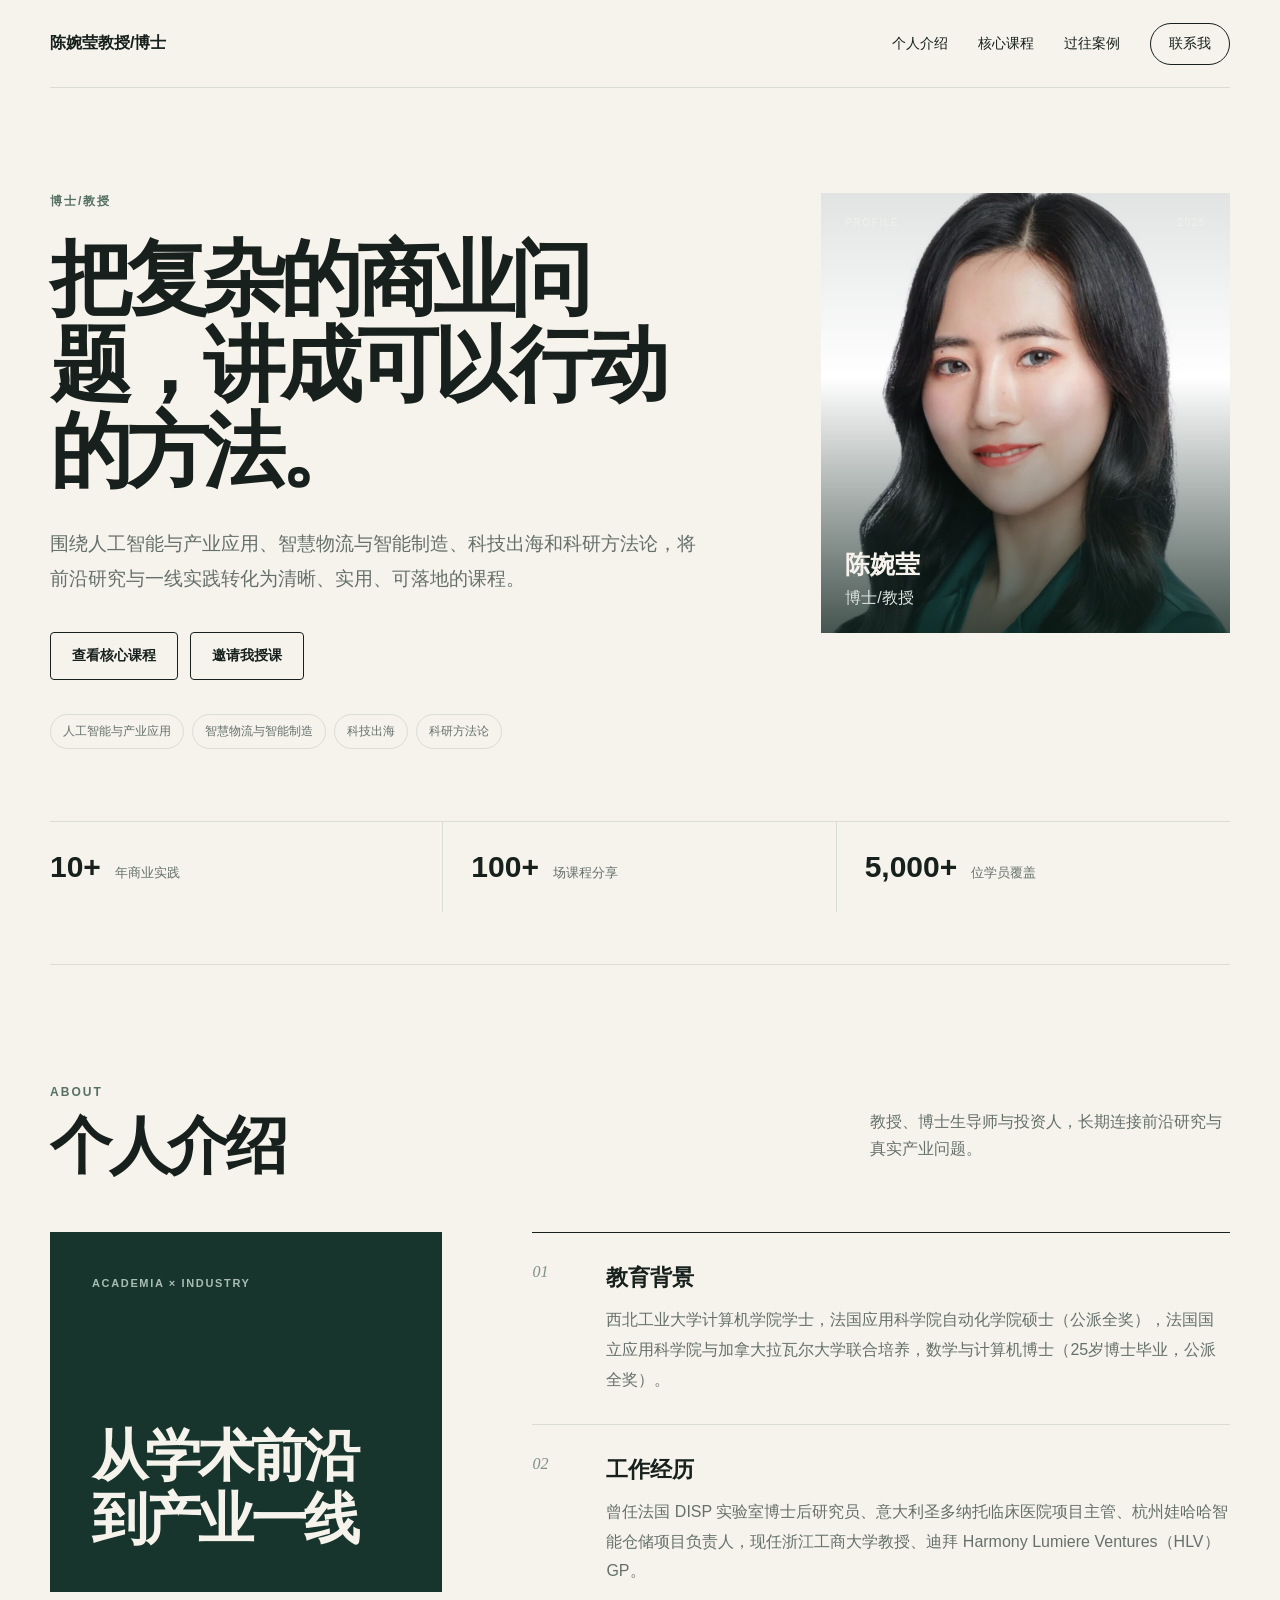
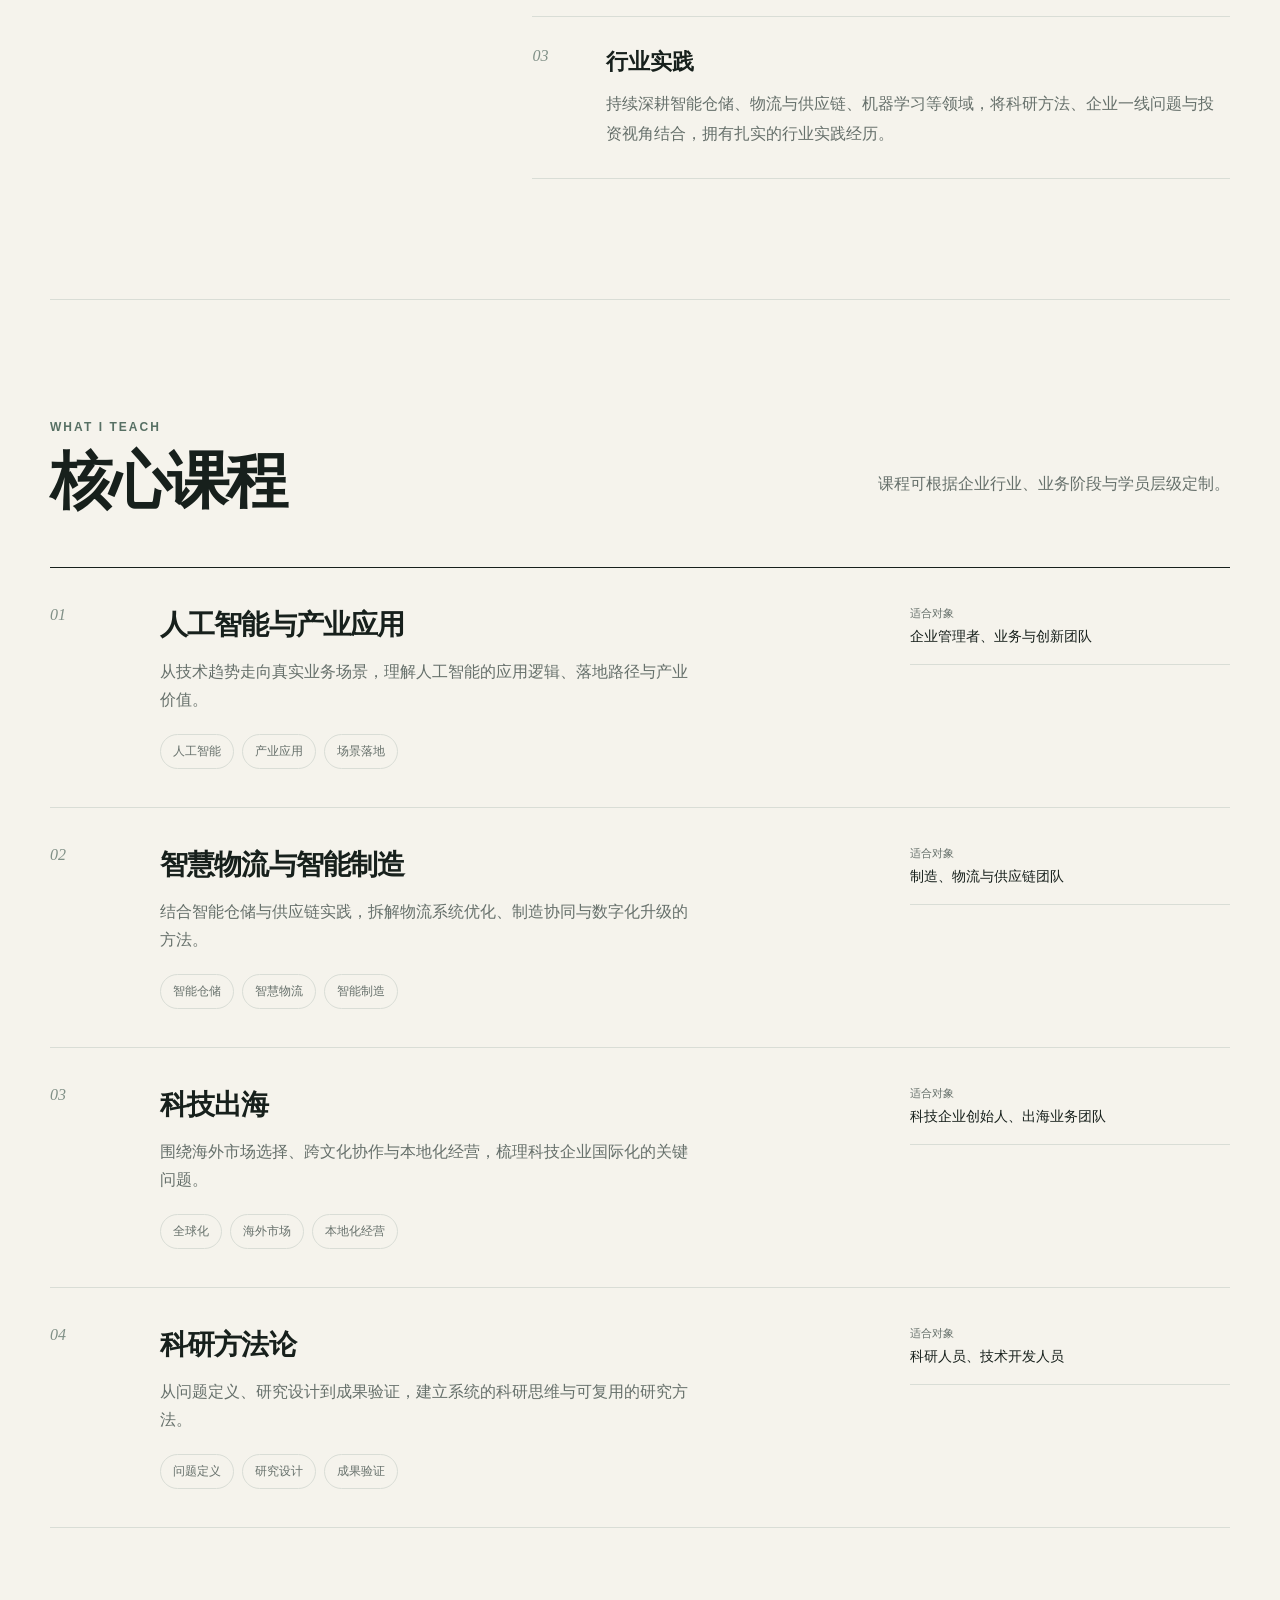
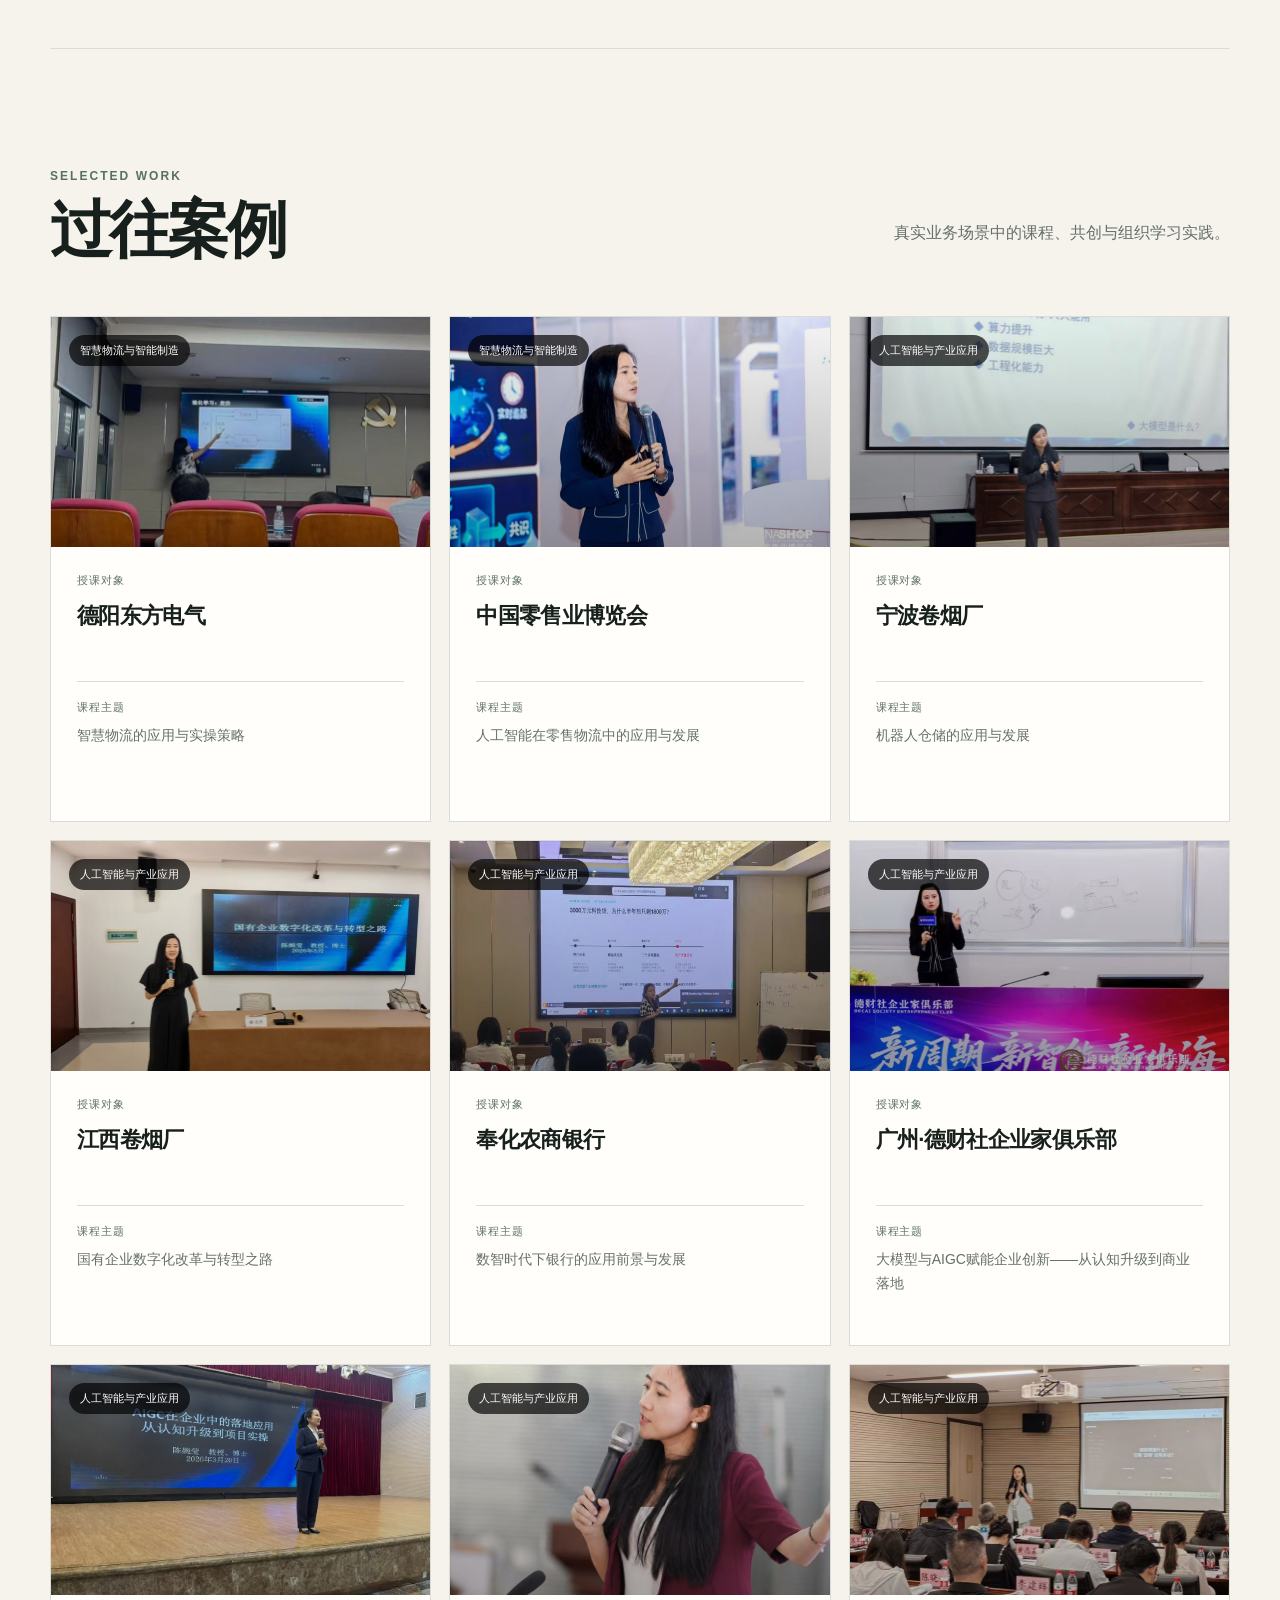
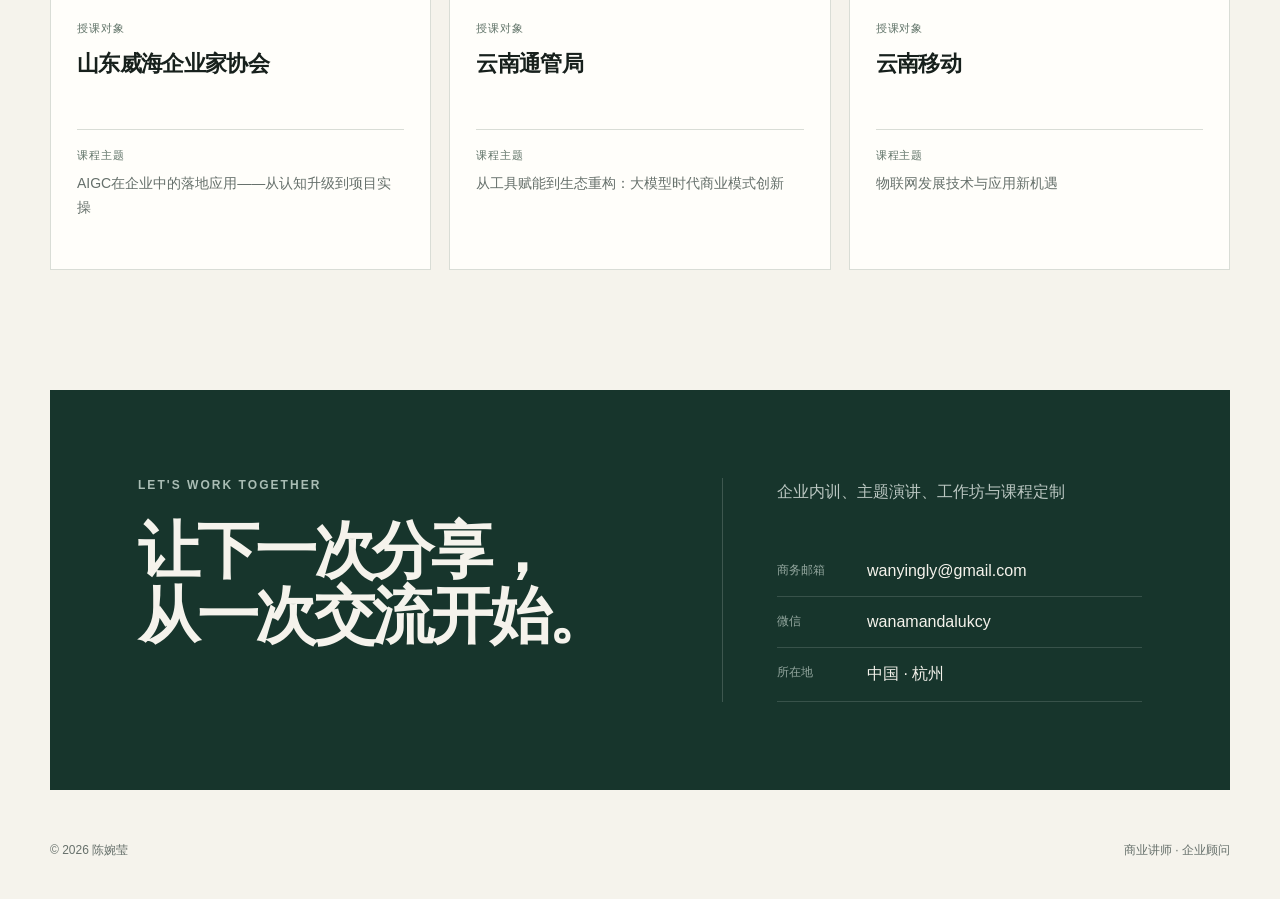
<file: index.html>
<!DOCTYPE html><html lang="zh-CN"><head><meta charSet="utf-8"/><meta name="viewport" content="width=device-width, initial-scale=1"/><link rel="preload" as="image" href="/profile/chen-wanying.jpg"/><link rel="stylesheet" href="/_next/static/chunks/008qdnmzdui0x.css" data-precedence="next"/><link rel="preload" as="script" fetchPriority="low" href="/_next/static/chunks/12aruqaur5huj.js"/><script src="/_next/static/chunks/0_i_z5y45w3ww.js" async=""></script><script src="/_next/static/chunks/11pxbv08d7b0-.js" async=""></script><script src="/_next/static/chunks/turbopack-1mkxt1-dfdjpu.js" async=""></script><script src="/_next/static/chunks/3fntmmi971322.js" async="" crossorigin=""></script><script src="/_next/static/chunks/1nltt5i58uhz8.js" async="" crossorigin=""></script><title>陈婉莹｜商业讲师与企业顾问</title><meta name="description" content="商业战略、组织管理与增长实践课程，为企业提供内训、主题演讲和定制工作坊。"/><script src="/_next/static/chunks/0cz1d0mv5g_q7.js" noModule=""></script></head><body><div hidden=""><!--$--><!--/$--></div><main id="top"><header class="site-header"><a class="brand" href="#top" aria-label="回到首页"><span>陈婉莹教授/博士</span></a><nav aria-label="主导航"><a href="#about">个人介绍</a><a href="#courses">核心课程</a><a href="#cases">过往案例</a><a class="nav-cta" href="#contact">联系我</a></nav></header><section class="hero section-shell"><div class="hero-copy"><p class="eyebrow">博士/教授</p><h1>把复杂的商业问题，讲成可以行动的方法。</h1><p class="hero-intro">围绕人工智能与产业应用、智慧物流与智能制造、科技出海和科研方法论，将前沿研究与一线实践转化为清晰、实用、可落地的课程。</p><div class="hero-actions"><a class="button button-secondary" href="#courses">查看核心课程</a><a class="button button-secondary" href="#contact">邀请我授课</a></div><ul class="tag-list" aria-label="专业领域"><li>人工智能与产业应用</li><li>智慧物流与智能制造</li><li>科技出海</li><li>科研方法论</li></ul></div><div class="portrait-card"><img alt="陈婉莹个人形象照" decoding="async" data-nimg="fill" class="portrait-photo" style="position:absolute;height:100%;width:100%;left:0;top:0;right:0;bottom:0;color:transparent" src="/profile/chen-wanying.jpg"/><div class="portrait-topline"><span>PROFILE</span><span>2026</span></div><div class="portrait-caption"><strong>陈婉莹</strong><p>博士/教授</p></div></div><div class="stats-grid"><div class="stat"><strong>10+</strong><span>年商业实践</span></div><div class="stat"><strong>100+</strong><span>场课程分享</span></div><div class="stat"><strong>5,000+</strong><span>位学员覆盖</span></div></div></section><section class="about-section content-section section-shell" id="about"><div class="section-heading about-heading"><div><p class="eyebrow">ABOUT</p><h2>个人介绍</h2></div><p>教授、博士生导师与投资人，长期连接前沿研究与真实产业问题。</p></div><div class="about-grid"><div class="about-highlight"><p class="about-highlight-label">ACADEMIA × INDUSTRY</p><strong>从学术前沿<br/>到产业一线</strong></div><div class="about-details"><article><span class="about-index">01</span><div><h3>教育背景</h3><p>西北工业大学计算机学院学士，法国应用科学院自动化学院硕士（公派全奖），法国国立应用科学院与加拿大拉瓦尔大学联合培养，数学与计算机博士（25岁博士毕业，公派全奖）。</p></div></article><article><span class="about-index">02</span><div><h3>工作经历</h3><p>曾任法国 DISP 实验室博士后研究员、意大利圣多纳托临床医院项目主管、杭州娃哈哈智能仓储项目负责人，现任浙江工商大学教授、迪拜 Harmony Lumiere Ventures（HLV）GP。</p></div></article><article><span class="about-index">03</span><div><h3>行业实践</h3><p>持续深耕智能仓储、物流与供应链、机器学习等领域，将科研方法、企业一线问题与投资视角结合，拥有扎实的行业实践经历。</p></div></article></div></div></section><section class="content-section section-shell" id="courses"><div class="section-heading"><div><p class="eyebrow">WHAT I TEACH</p><h2>核心课程</h2></div><p>课程可根据企业行业、业务阶段与学员层级定制。</p></div><div class="course-list"><article class="course-card"><span class="course-index">01</span><div class="course-main"><h3>人工智能与产业应用</h3><p>从技术趋势走向真实业务场景，理解人工智能的应用逻辑、落地路径与产业价值。</p><ul class="tag-list compact"><li>人工智能</li><li>产业应用</li><li>场景落地</li></ul></div><dl class="course-meta"><div><dt>适合对象</dt><dd>企业管理者、业务与创新团队</dd></div></dl></article><article class="course-card"><span class="course-index">02</span><div class="course-main"><h3>智慧物流与智能制造</h3><p>结合智能仓储与供应链实践，拆解物流系统优化、制造协同与数字化升级的方法。</p><ul class="tag-list compact"><li>智能仓储</li><li>智慧物流</li><li>智能制造</li></ul></div><dl class="course-meta"><div><dt>适合对象</dt><dd>制造、物流与供应链团队</dd></div></dl></article><article class="course-card"><span class="course-index">03</span><div class="course-main"><h3>科技出海</h3><p>围绕海外市场选择、跨文化协作与本地化经营，梳理科技企业国际化的关键问题。</p><ul class="tag-list compact"><li>全球化</li><li>海外市场</li><li>本地化经营</li></ul></div><dl class="course-meta"><div><dt>适合对象</dt><dd>科技企业创始人、出海业务团队</dd></div></dl></article><article class="course-card"><span class="course-index">04</span><div class="course-main"><h3>科研方法论</h3><p>从问题定义、研究设计到成果验证，建立系统的科研思维与可复用的研究方法。</p><ul class="tag-list compact"><li>问题定义</li><li>研究设计</li><li>成果验证</li></ul></div><dl class="course-meta"><div><dt>适合对象</dt><dd>科研人员、技术开发人员</dd></div></dl></article></div></section><section class="content-section section-shell" id="cases"><div class="section-heading"><div><p class="eyebrow">SELECTED WORK</p><h2>过往案例</h2></div><p>真实业务场景中的课程、共创与组织学习实践。</p></div><div class="case-grid"><article class="case-card"><div class="case-visual"><img alt="德阳东方电气授课现场" loading="lazy" decoding="async" data-nimg="fill" style="position:absolute;height:100%;width:100%;left:0;top:0;right:0;bottom:0;color:transparent" src="/cases/dongfang-smart-logistics.jpeg"/><span>智慧物流与智能制造</span></div><div class="case-content"><p class="case-client">授课对象</p><h3>德阳东方电气</h3><div class="case-course"><span>课程主题</span><p>智慧物流的应用与实操策略</p></div></div></article><article class="case-card"><div class="case-visual"><img alt="中国零售业博览会授课现场" loading="lazy" decoding="async" data-nimg="fill" style="position:absolute;height:100%;width:100%;left:0;top:0;right:0;bottom:0;color:transparent" src="/cases/retail-ai-logistics.jpeg"/><span>智慧物流与智能制造</span></div><div class="case-content"><p class="case-client">授课对象</p><h3>中国零售业博览会</h3><div class="case-course"><span>课程主题</span><p>人工智能在零售物流中的应用与发展</p></div></div></article><article class="case-card"><div class="case-visual"><img alt="宁波卷烟厂授课现场" loading="lazy" decoding="async" data-nimg="fill" style="position:absolute;height:100%;width:100%;left:0;top:0;right:0;bottom:0;color:transparent" src="/cases/jiangxi-digital-2.jpeg"/><span>人工智能与产业应用</span></div><div class="case-content"><p class="case-client">授课对象</p><h3>宁波卷烟厂</h3><div class="case-course"><span>课程主题</span><p>机器人仓储的应用与发展</p></div></div></article><article class="case-card"><div class="case-visual"><img alt="江西卷烟厂授课现场" loading="lazy" decoding="async" data-nimg="fill" style="position:absolute;height:100%;width:100%;left:0;top:0;right:0;bottom:0;color:transparent" src="/cases/jiangxi-digital-1.jpeg"/><span>人工智能与产业应用</span></div><div class="case-content"><p class="case-client">授课对象</p><h3>江西卷烟厂</h3><div class="case-course"><span>课程主题</span><p>国有企业数字化改革与转型之路</p></div></div></article><article class="case-card"><div class="case-visual"><img alt="奉化农商银行授课现场" loading="lazy" decoding="async" data-nimg="fill" style="position:absolute;height:100%;width:100%;left:0;top:0;right:0;bottom:0;color:transparent" src="/cases/fenghua-bank.jpeg"/><span>人工智能与产业应用</span></div><div class="case-content"><p class="case-client">授课对象</p><h3>奉化农商银行</h3><div class="case-course"><span>课程主题</span><p>数智时代下银行的应用前景与发展</p></div></div></article><article class="case-card"><div class="case-visual"><img alt="广州·德财社企业家俱乐部授课现场" loading="lazy" decoding="async" data-nimg="fill" style="position:absolute;height:100%;width:100%;left:0;top:0;right:0;bottom:0;color:transparent" src="/cases/decaiclub-aigc.jpeg"/><span>人工智能与产业应用</span></div><div class="case-content"><p class="case-client">授课对象</p><h3>广州·德财社企业家俱乐部</h3><div class="case-course"><span>课程主题</span><p>大模型与AIGC赋能企业创新——从认知升级到商业落地</p></div></div></article><article class="case-card"><div class="case-visual"><img alt="山东威海企业家协会授课现场" loading="lazy" decoding="async" data-nimg="fill" style="position:absolute;height:100%;width:100%;left:0;top:0;right:0;bottom:0;color:transparent" src="/cases/weihai-aigc.jpeg"/><span>人工智能与产业应用</span></div><div class="case-content"><p class="case-client">授课对象</p><h3>山东威海企业家协会</h3><div class="case-course"><span>课程主题</span><p>AIGC在企业中的落地应用——从认知升级到项目实操</p></div></div></article><article class="case-card"><div class="case-visual"><img alt="云南通管局授课现场" loading="lazy" decoding="async" data-nimg="fill" style="position:absolute;height:100%;width:100%;left:0;top:0;right:0;bottom:0;object-position:center 36%;color:transparent" src="/cases/yunnan-business-model.jpeg"/><span>人工智能与产业应用</span></div><div class="case-content"><p class="case-client">授课对象</p><h3>云南通管局</h3><div class="case-course"><span>课程主题</span><p>从工具赋能到生态重构：大模型时代商业模式创新</p></div></div></article><article class="case-card"><div class="case-visual"><img alt="云南移动授课现场" loading="lazy" decoding="async" data-nimg="fill" style="position:absolute;height:100%;width:100%;left:0;top:0;right:0;bottom:0;color:transparent" src="/cases/yunnan-mobile-iot.jpeg"/><span>人工智能与产业应用</span></div><div class="case-content"><p class="case-client">授课对象</p><h3>云南移动</h3><div class="case-course"><span>课程主题</span><p>物联网发展技术与应用新机遇</p></div></div></article></div></section><section class="contact-section section-shell" id="contact"><div><p class="eyebrow light">LET&#x27;S WORK TOGETHER</p><h2>让下一次分享，<br/>从一次交流开始。</h2></div><div class="contact-panel"><p>企业内训、主题演讲、工作坊与课程定制</p><dl><div><dt>商务邮箱</dt><dd><a href="mailto:wanyingly@gmail.com">wanyingly@gmail.com</a></dd></div><div><dt>微信</dt><dd>wanamandalukcy</dd></div><div><dt>所在地</dt><dd>中国 · 杭州</dd></div></dl></div></section><footer class="footer section-shell"><span>© 2026 陈婉莹</span><span>商业讲师 · 企业顾问</span></footer></main><!--$--><!--/$--><script src="/_next/static/chunks/12aruqaur5huj.js" id="_R_" async=""></script><script>(self.__next_f=self.__next_f||[]).push([0])</script><script>self.__next_f.push([1,"1:\"$Sreact.fragment\"\n2:I[39756,[\"/_next/static/chunks/3fntmmi971322.js\"],\"default\"]\n3:I[37457,[\"/_next/static/chunks/3fntmmi971322.js\"],\"default\"]\n4:I[5500,[\"/_next/static/chunks/3fntmmi971322.js\",\"/_next/static/chunks/1nltt5i58uhz8.js\"],\"Image\"]\nf:I[68027,[\"/_next/static/chunks/3fntmmi971322.js\"],\"default\",1]\n:HL[\"/_next/static/chunks/008qdnmzdui0x.css\",\"style\"]\n"])</script><script>self.__next_f.push([1,"0:{\"P\":null,\"c\":[\"\",\"\"],\"q\":\"\",\"i\":false,\"f\":[[[\"\",{\"children\":[\"__PAGE__\",{},\"$undefined\",\"$undefined\",4608]},\"$undefined\",\"$undefined\",4624],[[\"$\",\"$1\",\"c\",{\"children\":[[[\"$\",\"link\",\"0\",{\"rel\":\"stylesheet\",\"href\":\"/_next/static/chunks/008qdnmzdui0x.css\",\"precedence\":\"next\",\"crossOrigin\":\"$undefined\",\"nonce\":\"$undefined\"}],[\"$\",\"script\",\"script-0\",{\"src\":\"/_next/static/chunks/3fntmmi971322.js\",\"async\":true,\"nonce\":\"$undefined\"}]],[\"$\",\"html\",null,{\"lang\":\"zh-CN\",\"children\":[\"$\",\"body\",null,{\"children\":[\"$\",\"$L2\",null,{\"parallelRouterKey\":\"children\",\"error\":\"$undefined\",\"errorStyles\":\"$undefined\",\"errorScripts\":\"$undefined\",\"template\":[\"$\",\"$L3\",null,{}],\"templateStyles\":\"$undefined\",\"templateScripts\":\"$undefined\",\"notFound\":[[[\"$\",\"title\",null,{\"children\":\"404: This page could not be found.\"}],[\"$\",\"div\",null,{\"style\":{\"fontFamily\":\"system-ui,\\\"Segoe UI\\\",Roboto,Helvetica,Arial,sans-serif,\\\"Apple Color Emoji\\\",\\\"Segoe UI Emoji\\\"\",\"height\":\"100vh\",\"textAlign\":\"center\",\"display\":\"flex\",\"flexDirection\":\"column\",\"alignItems\":\"center\",\"justifyContent\":\"center\"},\"children\":[\"$\",\"div\",null,{\"children\":[[\"$\",\"style\",null,{\"dangerouslySetInnerHTML\":{\"__html\":\"body{color:#000;background:#fff;margin:0}.next-error-h1{border-right:1px solid rgba(0,0,0,.3)}@media (prefers-color-scheme:dark){body{color:#fff;background:#000}.next-error-h1{border-right:1px solid rgba(255,255,255,.3)}}\"}}],[\"$\",\"h1\",null,{\"className\":\"next-error-h1\",\"style\":{\"display\":\"inline-block\",\"margin\":\"0 20px 0 0\",\"padding\":\"0 23px 0 0\",\"fontSize\":24,\"fontWeight\":500,\"verticalAlign\":\"top\",\"lineHeight\":\"49px\"},\"children\":404}],[\"$\",\"div\",null,{\"style\":{\"display\":\"inline-block\"},\"children\":[\"$\",\"h2\",null,{\"style\":{\"fontSize\":14,\"fontWeight\":400,\"lineHeight\":\"49px\",\"margin\":0},\"children\":\"This page could not be found.\"}]}]]}]}]],[]],\"forbidden\":\"$undefined\",\"unauthorized\":\"$undefined\"}]}]}]]}],{\"children\":[[\"$\",\"$1\",\"c\",{\"children\":[[\"$\",\"main\",null,{\"id\":\"top\",\"children\":[[\"$\",\"header\",null,{\"className\":\"site-header\",\"children\":[[\"$\",\"a\",null,{\"className\":\"brand\",\"href\":\"#top\",\"aria-label\":\"回到首页\",\"children\":[\"$\",\"span\",null,{\"children\":\"陈婉莹教授/博士\"}]}],[\"$\",\"nav\",null,{\"aria-label\":\"主导航\",\"children\":[[\"$\",\"a\",null,{\"href\":\"#about\",\"children\":\"个人介绍\"}],[\"$\",\"a\",null,{\"href\":\"#courses\",\"children\":\"核心课程\"}],[\"$\",\"a\",null,{\"href\":\"#cases\",\"children\":\"过往案例\"}],[\"$\",\"a\",null,{\"className\":\"nav-cta\",\"href\":\"#contact\",\"children\":\"联系我\"}]]}]]}],[\"$\",\"section\",null,{\"className\":\"hero section-shell\",\"children\":[[\"$\",\"div\",null,{\"className\":\"hero-copy\",\"children\":[[\"$\",\"p\",null,{\"className\":\"eyebrow\",\"children\":\"博士/教授\"}],[\"$\",\"h1\",null,{\"children\":\"把复杂的商业问题，讲成可以行动的方法。\"}],[\"$\",\"p\",null,{\"className\":\"hero-intro\",\"children\":\"围绕人工智能与产业应用、智慧物流与智能制造、科技出海和科研方法论，将前沿研究与一线实践转化为清晰、实用、可落地的课程。\"}],[\"$\",\"div\",null,{\"className\":\"hero-actions\",\"children\":[[\"$\",\"a\",null,{\"className\":\"button button-secondary\",\"href\":\"#courses\",\"children\":\"查看核心课程\"}],[\"$\",\"a\",null,{\"className\":\"button button-secondary\",\"href\":\"#contact\",\"children\":\"邀请我授课\"}]]}],[\"$\",\"ul\",null,{\"className\":\"tag-list\",\"aria-label\":\"专业领域\",\"children\":[[\"$\",\"li\",\"人工智能与产业应用\",{\"children\":\"人工智能与产业应用\"}],[\"$\",\"li\",\"智慧物流与智能制造\",{\"children\":\"智慧物流与智能制造\"}],[\"$\",\"li\",\"科技出海\",{\"children\":\"科技出海\"}],[\"$\",\"li\",\"科研方法论\",{\"children\":\"科研方法论\"}]]}]]}],[\"$\",\"div\",null,{\"className\":\"portrait-card\",\"children\":[[\"$\",\"$L4\",null,{\"className\":\"portrait-photo\",\"src\":\"/profile/chen-wanying.jpg\",\"alt\":\"陈婉莹个人形象照\",\"fill\":true,\"priority\":true,\"sizes\":\"(max-width: 820px) calc(100vw - 32px), 34vw\"}],[\"$\",\"div\",null,{\"className\":\"portrait-topline\",\"children\":[[\"$\",\"span\",null,{\"children\":\"PROFILE\"}],[\"$\",\"span\",null,{\"children\":\"2026\"}]]}],[\"$\",\"div\",null,{\"className\":\"portrait-caption\",\"children\":[[\"$\",\"strong\",null,{\"children\":\"陈婉莹\"}],[\"$\",\"p\",null,{\"children\":\"博士/教授\"}]]}]]}],[\"$\",\"div\",null,{\"className\":\"stats-grid\",\"children\":[[\"$\",\"div\",\"年商业实践\",{\"className\":\"stat\",\"children\":[[\"$\",\"strong\",null,{\"children\":\"10+\"}],[\"$\",\"span\",null,{\"children\":\"年商业实践\"}]]}],[\"$\",\"div\",\"场课程分享\",{\"className\":\"stat\",\"children\":[[\"$\",\"strong\",null,{\"children\":\"100+\"}],[\"$\",\"span\",null,{\"children\":\"场课程分享\"}]]}],[\"$\",\"div\",\"位学员覆盖\",{\"className\":\"stat\",\"children\":[[\"$\",\"strong\",null,{\"children\":\"5,000+\"}],[\"$\",\"span\",null,{\"children\":\"位学员覆盖\"}]]}]]}]]}],[\"$\",\"section\",null,{\"className\":\"about-section content-section section-shell\",\"id\":\"about\",\"children\":[[\"$\",\"div\",null,{\"className\":\"section-heading about-heading\",\"children\":[[\"$\",\"div\",null,{\"children\":[[\"$\",\"p\",null,{\"className\":\"eyebrow\",\"children\":\"ABOUT\"}],[\"$\",\"h2\",null,{\"children\":\"个人介绍\"}]]}],[\"$\",\"p\",null,{\"children\":\"教授、博士生导师与投资人，长期连接前沿研究与真实产业问题。\"}]]}],[\"$\",\"div\",null,{\"className\":\"about-grid\",\"children\":[[\"$\",\"div\",null,{\"className\":\"about-highlight\",\"children\":[[\"$\",\"p\",null,{\"className\":\"about-highlight-label\",\"children\":\"ACADEMIA × INDUSTRY\"}],[\"$\",\"strong\",null,{\"children\":[\"从学术前沿\",[\"$\",\"br\",null,{}],\"到产业一线\"]}]]}],[\"$\",\"div\",null,{\"className\":\"about-details\",\"children\":[[\"$\",\"article\",null,{\"children\":[[\"$\",\"span\",null,{\"className\":\"about-index\",\"children\":\"01\"}],\"$L5\"]}],\"$L6\",\"$L7\"]}]]}]]}],\"$L8\",\"$L9\",\"$La\",\"$Lb\"]}],[\"$Lc\"],\"$Ld\"]}],{},null,false,null]},null,false,null],\"$Le\",false]],\"m\":\"$undefined\",\"G\":[\"$f\",[\"$L10\"]],\"S\":true,\"h\":null,\"r\":\"$undefined\",\"s\":\"$undefined\",\"a\":\"$undefined\",\"l\":\"$undefined\",\"p\":\"$undefined\",\"d\":\"$undefined\",\"b\":\"PRlnsNmxypy9J57UWxKHM\"}\n"])</script><script>self.__next_f.push([1,"15:I[97367,[\"/_next/static/chunks/3fntmmi971322.js\"],\"OutletBoundary\"]\n16:\"$Sreact.suspense\"\n18:I[97367,[\"/_next/static/chunks/3fntmmi971322.js\"],\"ViewportBoundary\"]\n1a:I[97367,[\"/_next/static/chunks/3fntmmi971322.js\"],\"MetadataBoundary\"]\n5:[\"$\",\"div\",null,{\"children\":[[\"$\",\"h3\",null,{\"children\":\"教育背景\"}],[\"$\",\"p\",null,{\"children\":\"西北工业大学计算机学院学士，法国应用科学院自动化学院硕士（公派全奖），法国国立应用科学院与加拿大拉瓦尔大学联合培养，数学与计算机博士（25岁博士毕业，公派全奖）。\"}]]}]\n6:[\"$\",\"article\",null,{\"children\":[[\"$\",\"span\",null,{\"className\":\"about-index\",\"children\":\"02\"}],[\"$\",\"div\",null,{\"children\":[[\"$\",\"h3\",null,{\"children\":\"工作经历\"}],[\"$\",\"p\",null,{\"children\":\"曾任法国 DISP 实验室博士后研究员、意大利圣多纳托临床医院项目主管、杭州娃哈哈智能仓储项目负责人，现任浙江工商大学教授、迪拜 Harmony Lumiere Ventures（HLV）GP。\"}]]}]]}]\n7:[\"$\",\"article\",null,{\"children\":[[\"$\",\"span\",null,{\"className\":\"about-index\",\"children\":\"03\"}],[\"$\",\"div\",null,{\"children\":[[\"$\",\"h3\",null,{\"children\":\"行业实践\"}],[\"$\",\"p\",null,{\"children\":\"持续深耕智能仓储、物流与供应链、机器学习等领域，将科研方法、企业一线问题与投资视角结合，拥有扎实的行业实践经历。\"}]]}]]}]\n"])</script><script>self.__next_f.push([1,"8:[\"$\",\"section\",null,{\"className\":\"content-section section-shell\",\"id\":\"courses\",\"children\":[[\"$\",\"div\",null,{\"className\":\"section-heading\",\"children\":[[\"$\",\"div\",null,{\"children\":[[\"$\",\"p\",null,{\"className\":\"eyebrow\",\"children\":\"WHAT I TEACH\"}],[\"$\",\"h2\",null,{\"children\":\"核心课程\"}]]}],[\"$\",\"p\",null,{\"children\":\"课程可根据企业行业、业务阶段与学员层级定制。\"}]]}],[\"$\",\"div\",null,{\"className\":\"course-list\",\"children\":[[\"$\",\"article\",\"ai-industry\",{\"className\":\"course-card\",\"children\":[[\"$\",\"span\",null,{\"className\":\"course-index\",\"children\":\"01\"}],[\"$\",\"div\",null,{\"className\":\"course-main\",\"children\":[[\"$\",\"h3\",null,{\"children\":\"人工智能与产业应用\"}],[\"$\",\"p\",null,{\"children\":\"从技术趋势走向真实业务场景，理解人工智能的应用逻辑、落地路径与产业价值。\"}],[\"$\",\"ul\",null,{\"className\":\"tag-list compact\",\"children\":[[\"$\",\"li\",\"人工智能\",{\"children\":\"人工智能\"}],[\"$\",\"li\",\"产业应用\",{\"children\":\"产业应用\"}],[\"$\",\"li\",\"场景落地\",{\"children\":\"场景落地\"}]]}]]}],[\"$\",\"dl\",null,{\"className\":\"course-meta\",\"children\":[\"$\",\"div\",null,{\"children\":[[\"$\",\"dt\",null,{\"children\":\"适合对象\"}],[\"$\",\"dd\",null,{\"children\":\"企业管理者、业务与创新团队\"}]]}]}]]}],[\"$\",\"article\",\"smart-logistics\",{\"className\":\"course-card\",\"children\":[[\"$\",\"span\",null,{\"className\":\"course-index\",\"children\":\"02\"}],[\"$\",\"div\",null,{\"className\":\"course-main\",\"children\":[[\"$\",\"h3\",null,{\"children\":\"智慧物流与智能制造\"}],[\"$\",\"p\",null,{\"children\":\"结合智能仓储与供应链实践，拆解物流系统优化、制造协同与数字化升级的方法。\"}],[\"$\",\"ul\",null,{\"className\":\"tag-list compact\",\"children\":[[\"$\",\"li\",\"智能仓储\",{\"children\":\"智能仓储\"}],[\"$\",\"li\",\"智慧物流\",{\"children\":\"智慧物流\"}],[\"$\",\"li\",\"智能制造\",{\"children\":\"智能制造\"}]]}]]}],[\"$\",\"dl\",null,{\"className\":\"course-meta\",\"children\":[\"$\",\"div\",null,{\"children\":[[\"$\",\"dt\",null,{\"children\":\"适合对象\"}],[\"$\",\"dd\",null,{\"children\":\"制造、物流与供应链团队\"}]]}]}]]}],[\"$\",\"article\",\"global-expansion\",{\"className\":\"course-card\",\"children\":[[\"$\",\"span\",null,{\"className\":\"course-index\",\"children\":\"03\"}],[\"$\",\"div\",null,{\"className\":\"course-main\",\"children\":[[\"$\",\"h3\",null,{\"children\":\"科技出海\"}],[\"$\",\"p\",null,{\"children\":\"围绕海外市场选择、跨文化协作与本地化经营，梳理科技企业国际化的关键问题。\"}],[\"$\",\"ul\",null,{\"className\":\"tag-list compact\",\"children\":[[\"$\",\"li\",\"全球化\",{\"children\":\"全球化\"}],[\"$\",\"li\",\"海外市场\",{\"children\":\"海外市场\"}],[\"$\",\"li\",\"本地化经营\",{\"children\":\"本地化经营\"}]]}]]}],[\"$\",\"dl\",null,{\"className\":\"course-meta\",\"children\":[\"$\",\"div\",null,{\"children\":[[\"$\",\"dt\",null,{\"children\":\"适合对象\"}],[\"$\",\"dd\",null,{\"children\":\"科技企业创始人、出海业务团队\"}]]}]}]]}],[\"$\",\"article\",\"research-methodology\",{\"className\":\"course-card\",\"children\":[[\"$\",\"span\",null,{\"className\":\"course-index\",\"children\":\"04\"}],[\"$\",\"div\",null,{\"className\":\"course-main\",\"children\":[[\"$\",\"h3\",null,{\"children\":\"科研方法论\"}],[\"$\",\"p\",null,{\"children\":\"从问题定义、研究设计到成果验证，建立系统的科研思维与可复用的研究方法。\"}],[\"$\",\"ul\",null,{\"className\":\"tag-list compact\",\"children\":[[\"$\",\"li\",\"问题定义\",{\"children\":\"问题定义\"}],[\"$\",\"li\",\"研究设计\",{\"children\":\"研究设计\"}],[\"$\",\"li\",\"成果验证\",{\"children\":\"成果验证\"}]]}]]}],[\"$\",\"dl\",null,{\"className\":\"course-meta\",\"children\":[\"$\",\"div\",null,{\"children\":[[\"$\",\"dt\",null,{\"children\":\"适合对象\"}],[\"$\",\"dd\",null,{\"children\":\"科研人员、技术开发人员\"}]]}]}]]}]]}]]}]\n"])</script><script>self.__next_f.push([1,"9:[\"$\",\"section\",null,{\"className\":\"content-section section-shell\",\"id\":\"cases\",\"children\":[[\"$\",\"div\",null,{\"className\":\"section-heading\",\"children\":[[\"$\",\"div\",null,{\"children\":[[\"$\",\"p\",null,{\"className\":\"eyebrow\",\"children\":\"SELECTED WORK\"}],[\"$\",\"h2\",null,{\"children\":\"过往案例\"}]]}],[\"$\",\"p\",null,{\"children\":\"真实业务场景中的课程、共创与组织学习实践。\"}]]}],[\"$\",\"div\",null,{\"className\":\"case-grid\",\"children\":[[\"$\",\"article\",\"dongfang-smart-logistics\",{\"className\":\"case-card\",\"children\":[[\"$\",\"div\",null,{\"className\":\"case-visual\",\"children\":[[\"$\",\"$L4\",null,{\"src\":\"/cases/dongfang-smart-logistics.jpeg\",\"alt\":\"德阳东方电气授课现场\",\"fill\":true,\"sizes\":\"(max-width: 820px) 100vw, 33vw\",\"style\":{\"objectPosition\":\"$undefined\"}}],[\"$\",\"span\",null,{\"children\":\"智慧物流与智能制造\"}]]}],[\"$\",\"div\",null,{\"className\":\"case-content\",\"children\":[[\"$\",\"p\",null,{\"className\":\"case-client\",\"children\":\"授课对象\"}],[\"$\",\"h3\",null,{\"children\":\"德阳东方电气\"}],[\"$\",\"div\",null,{\"className\":\"case-course\",\"children\":[[\"$\",\"span\",null,{\"children\":\"课程主题\"}],[\"$\",\"p\",null,{\"children\":\"智慧物流的应用与实操策略\"}]]}]]}]]}],[\"$\",\"article\",\"retail-ai-logistics\",{\"className\":\"case-card\",\"children\":[[\"$\",\"div\",null,{\"className\":\"case-visual\",\"children\":[[\"$\",\"$L4\",null,{\"src\":\"/cases/retail-ai-logistics.jpeg\",\"alt\":\"中国零售业博览会授课现场\",\"fill\":true,\"sizes\":\"(max-width: 820px) 100vw, 33vw\",\"style\":{\"objectPosition\":\"$undefined\"}}],[\"$\",\"span\",null,{\"children\":\"智慧物流与智能制造\"}]]}],[\"$\",\"div\",null,{\"className\":\"case-content\",\"children\":[[\"$\",\"p\",null,{\"className\":\"case-client\",\"children\":\"授课对象\"}],[\"$\",\"h3\",null,{\"children\":\"中国零售业博览会\"}],[\"$\",\"div\",null,{\"className\":\"case-course\",\"children\":[[\"$\",\"span\",null,{\"children\":\"课程主题\"}],[\"$\",\"p\",null,{\"children\":\"人工智能在零售物流中的应用与发展\"}]]}]]}]]}],[\"$\",\"article\",\"ningbo-robot-warehouse\",{\"className\":\"case-card\",\"children\":[[\"$\",\"div\",null,{\"className\":\"case-visual\",\"children\":[[\"$\",\"$L4\",null,{\"src\":\"/cases/jiangxi-digital-2.jpeg\",\"alt\":\"宁波卷烟厂授课现场\",\"fill\":true,\"sizes\":\"(max-width: 820px) 100vw, 33vw\",\"style\":{\"objectPosition\":\"$undefined\"}}],[\"$\",\"span\",null,{\"children\":\"人工智能与产业应用\"}]]}],[\"$\",\"div\",null,{\"className\":\"case-content\",\"children\":[[\"$\",\"p\",null,{\"className\":\"case-client\",\"children\":\"授课对象\"}],[\"$\",\"h3\",null,{\"children\":\"宁波卷烟厂\"}],[\"$\",\"div\",null,{\"className\":\"case-course\",\"children\":[[\"$\",\"span\",null,{\"children\":\"课程主题\"}],[\"$\",\"p\",null,{\"children\":\"机器人仓储的应用与发展\"}]]}]]}]]}],[\"$\",\"article\",\"jiangxi-digital-2\",{\"className\":\"case-card\",\"children\":[[\"$\",\"div\",null,{\"className\":\"case-visual\",\"children\":[[\"$\",\"$L4\",null,{\"src\":\"/cases/jiangxi-digital-1.jpeg\",\"alt\":\"江西卷烟厂授课现场\",\"fill\":true,\"sizes\":\"(max-width: 820px) 100vw, 33vw\",\"style\":{\"objectPosition\":\"$undefined\"}}],[\"$\",\"span\",null,{\"children\":\"人工智能与产业应用\"}]]}],[\"$\",\"div\",null,{\"className\":\"case-content\",\"children\":[[\"$\",\"p\",null,{\"className\":\"case-client\",\"children\":\"授课对象\"}],[\"$\",\"h3\",null,{\"children\":\"江西卷烟厂\"}],[\"$\",\"div\",null,{\"className\":\"case-course\",\"children\":[[\"$\",\"span\",null,{\"children\":\"课程主题\"}],[\"$\",\"p\",null,{\"children\":\"国有企业数字化改革与转型之路\"}]]}]]}]]}],[\"$\",\"article\",\"fenghua-bank\",{\"className\":\"case-card\",\"children\":[[\"$\",\"div\",null,{\"className\":\"case-visual\",\"children\":[[\"$\",\"$L4\",null,{\"src\":\"/cases/fenghua-bank.jpeg\",\"alt\":\"奉化农商银行授课现场\",\"fill\":true,\"sizes\":\"(max-width: 820px) 100vw, 33vw\",\"style\":{\"objectPosition\":\"$undefined\"}}],[\"$\",\"span\",null,{\"children\":\"人工智能与产业应用\"}]]}],[\"$\",\"div\",null,{\"className\":\"case-content\",\"children\":[[\"$\",\"p\",null,{\"className\":\"case-client\",\"children\":\"授课对象\"}],[\"$\",\"h3\",null,{\"children\":\"奉化农商银行\"}],[\"$\",\"div\",null,{\"className\":\"case-course\",\"children\":[[\"$\",\"span\",null,{\"children\":\"课程主题\"}],[\"$\",\"p\",null,{\"children\":\"数智时代下银行的应用前景与发展\"}]]}]]}]]}],[\"$\",\"article\",\"decaiclub-aigc\",{\"className\":\"case-card\",\"children\":[[\"$\",\"div\",null,{\"className\":\"case-visual\",\"children\":[[\"$\",\"$L4\",null,{\"src\":\"/cases/decaiclub-aigc.jpeg\",\"alt\":\"广州·德财社企业家俱乐部授课现场\",\"fill\":true,\"sizes\":\"(max-width: 820px) 100vw, 33vw\",\"style\":{\"objectPosition\":\"$undefined\"}}],[\"$\",\"span\",null,{\"children\":\"人工智能与产业应用\"}]]}],[\"$\",\"div\",null,{\"className\":\"case-content\",\"children\":[[\"$\",\"p\",null,{\"className\":\"case-client\",\"children\":\"授课对象\"}],[\"$\",\"h3\",null,{\"children\":\"广州·德财社企业家俱乐部\"}],[\"$\",\"div\",null,{\"className\":\"case-course\",\"children\":[[\"$\",\"span\",null,{\"children\":\"课程主题\"}],[\"$\",\"p\",null,{\"children\":\"大模型与AIGC赋能企业创新——从认知升级到商业落地\"}]]}]]}]]}],[\"$\",\"article\",\"weihai-aigc\",{\"className\":\"case-card\",\"children\":[[\"$\",\"div\",null,{\"className\":\"case-visual\",\"children\":[[\"$\",\"$L4\",null,{\"src\":\"/cases/weihai-aigc.jpeg\",\"alt\":\"山东威海企业家协会授课现场\",\"fill\":true,\"sizes\":\"(max-width: 820px) 100vw, 33vw\",\"style\":{\"objectPosition\":\"$undefined\"}}],[\"$\",\"span\",null,{\"children\":\"人工智能与产业应用\"}]]}],[\"$\",\"div\",null,{\"className\":\"case-content\",\"children\":[[\"$\",\"p\",null,{\"className\":\"case-client\",\"children\":\"授课对象\"}],[\"$\",\"h3\",null,{\"children\":\"山东威海企业家协会\"}],[\"$\",\"div\",null,{\"className\":\"case-course\",\"children\":[[\"$\",\"span\",null,{\"children\":\"课程主题\"}],[\"$\",\"p\",null,{\"children\":\"AIGC在企业中的落地应用——从认知升级到项目实操\"}]]}]]}]]}],[\"$\",\"article\",\"yunnan-business-model\",{\"className\":\"case-card\",\"children\":[[\"$\",\"div\",null,{\"className\":\"case-visual\",\"children\":[\"$L11\",\"$L12\"]}],\"$L13\"]}],\"$L14\"]}]]}]\n"])</script><script>self.__next_f.push([1,"a:[\"$\",\"section\",null,{\"className\":\"contact-section section-shell\",\"id\":\"contact\",\"children\":[[\"$\",\"div\",null,{\"children\":[[\"$\",\"p\",null,{\"className\":\"eyebrow light\",\"children\":\"LET'S WORK TOGETHER\"}],[\"$\",\"h2\",null,{\"children\":[\"让下一次分享，\",[\"$\",\"br\",null,{}],\"从一次交流开始。\"]}]]}],[\"$\",\"div\",null,{\"className\":\"contact-panel\",\"children\":[[\"$\",\"p\",null,{\"children\":\"企业内训、主题演讲、工作坊与课程定制\"}],[\"$\",\"dl\",null,{\"children\":[[\"$\",\"div\",null,{\"children\":[[\"$\",\"dt\",null,{\"children\":\"商务邮箱\"}],[\"$\",\"dd\",null,{\"children\":[\"$\",\"a\",null,{\"href\":\"mailto:wanyingly@gmail.com\",\"children\":\"wanyingly@gmail.com\"}]}]]}],[\"$\",\"div\",null,{\"children\":[[\"$\",\"dt\",null,{\"children\":\"微信\"}],[\"$\",\"dd\",null,{\"children\":\"wanamandalukcy\"}]]}],[\"$\",\"div\",null,{\"children\":[[\"$\",\"dt\",null,{\"children\":\"所在地\"}],[\"$\",\"dd\",null,{\"children\":\"中国 · 杭州\"}]]}]]}]]}]]}]\nb:[\"$\",\"footer\",null,{\"className\":\"footer section-shell\",\"children\":[[\"$\",\"span\",null,{\"children\":\"© 2026 陈婉莹\"}],[\"$\",\"span\",null,{\"children\":\"商业讲师 · 企业顾问\"}]]}]\nc:[\"$\",\"script\",\"script-0\",{\"src\":\"/_next/static/chunks/1nltt5i58uhz8.js\",\"async\":true,\"nonce\":\"$undefined\"}]\nd:[\"$\",\"$L15\",null,{\"children\":[\"$\",\"$16\",null,{\"name\":\"Next.MetadataOutlet\",\"children\":\"$@17\"}]}]\ne:[\"$\",\"$1\",\"h\",{\"children\":[null,[\"$\",\"$L18\",null,{\"children\":\"$L19\"}],[\"$\",\"div\",null,{\"hidden\":true,\"children\":[\"$\",\"$L1a\",null,{\"children\":[\"$\",\"$16\",null,{\"name\":\"Next.Metadata\",\"children\":\"$L1b\"}]}]}],null]}]\n10:[\"$\",\"link\",\"0\",{\"rel\":\"stylesheet\",\"href\":\"/_next/static/chunks/008qdnmzdui0x.css\",\"precedence\":\"next\",\"crossOrigin\":\"$undefined\",\"nonce\":\"$undefined\"}]\n"])</script><script>self.__next_f.push([1,"11:[\"$\",\"$L4\",null,{\"src\":\"/cases/yunnan-business-model.jpeg\",\"alt\":\"云南通管局授课现场\",\"fill\":true,\"sizes\":\"(max-width: 820px) 100vw, 33vw\",\"style\":{\"objectPosition\":\"center 36%\"}}]\n12:[\"$\",\"span\",null,{\"children\":\"人工智能与产业应用\"}]\n13:[\"$\",\"div\",null,{\"className\":\"case-content\",\"children\":[[\"$\",\"p\",null,{\"className\":\"case-client\",\"children\":\"授课对象\"}],[\"$\",\"h3\",null,{\"children\":\"云南通管局\"}],[\"$\",\"div\",null,{\"className\":\"case-course\",\"children\":[[\"$\",\"span\",null,{\"children\":\"课程主题\"}],[\"$\",\"p\",null,{\"children\":\"从工具赋能到生态重构：大模型时代商业模式创新\"}]]}]]}]\n14:[\"$\",\"article\",\"yunnan-mobile-iot\",{\"className\":\"case-card\",\"children\":[[\"$\",\"div\",null,{\"className\":\"case-visual\",\"children\":[[\"$\",\"$L4\",null,{\"src\":\"/cases/yunnan-mobile-iot.jpeg\",\"alt\":\"云南移动授课现场\",\"fill\":true,\"sizes\":\"(max-width: 820px) 100vw, 33vw\",\"style\":{\"objectPosition\":\"$undefined\"}}],[\"$\",\"span\",null,{\"children\":\"人工智能与产业应用\"}]]}],[\"$\",\"div\",null,{\"className\":\"case-content\",\"children\":[[\"$\",\"p\",null,{\"className\":\"case-client\",\"children\":\"授课对象\"}],[\"$\",\"h3\",null,{\"children\":\"云南移动\"}],[\"$\",\"div\",null,{\"className\":\"case-course\",\"children\":[[\"$\",\"span\",null,{\"children\":\"课程主题\"}],[\"$\",\"p\",null,{\"children\":\"物联网发展技术与应用新机遇\"}]]}]]}]]}]\n"])</script><script>self.__next_f.push([1,"19:[[\"$\",\"meta\",\"0\",{\"charSet\":\"utf-8\"}],[\"$\",\"meta\",\"1\",{\"name\":\"viewport\",\"content\":\"width=device-width, initial-scale=1\"}]]\n"])</script><script>self.__next_f.push([1,"17:null\n1b:[[\"$\",\"title\",\"0\",{\"children\":\"陈婉莹｜商业讲师与企业顾问\"}],[\"$\",\"meta\",\"1\",{\"name\":\"description\",\"content\":\"商业战略、组织管理与增长实践课程，为企业提供内训、主题演讲和定制工作坊。\"}]]\n"])</script></body></html>
</file>
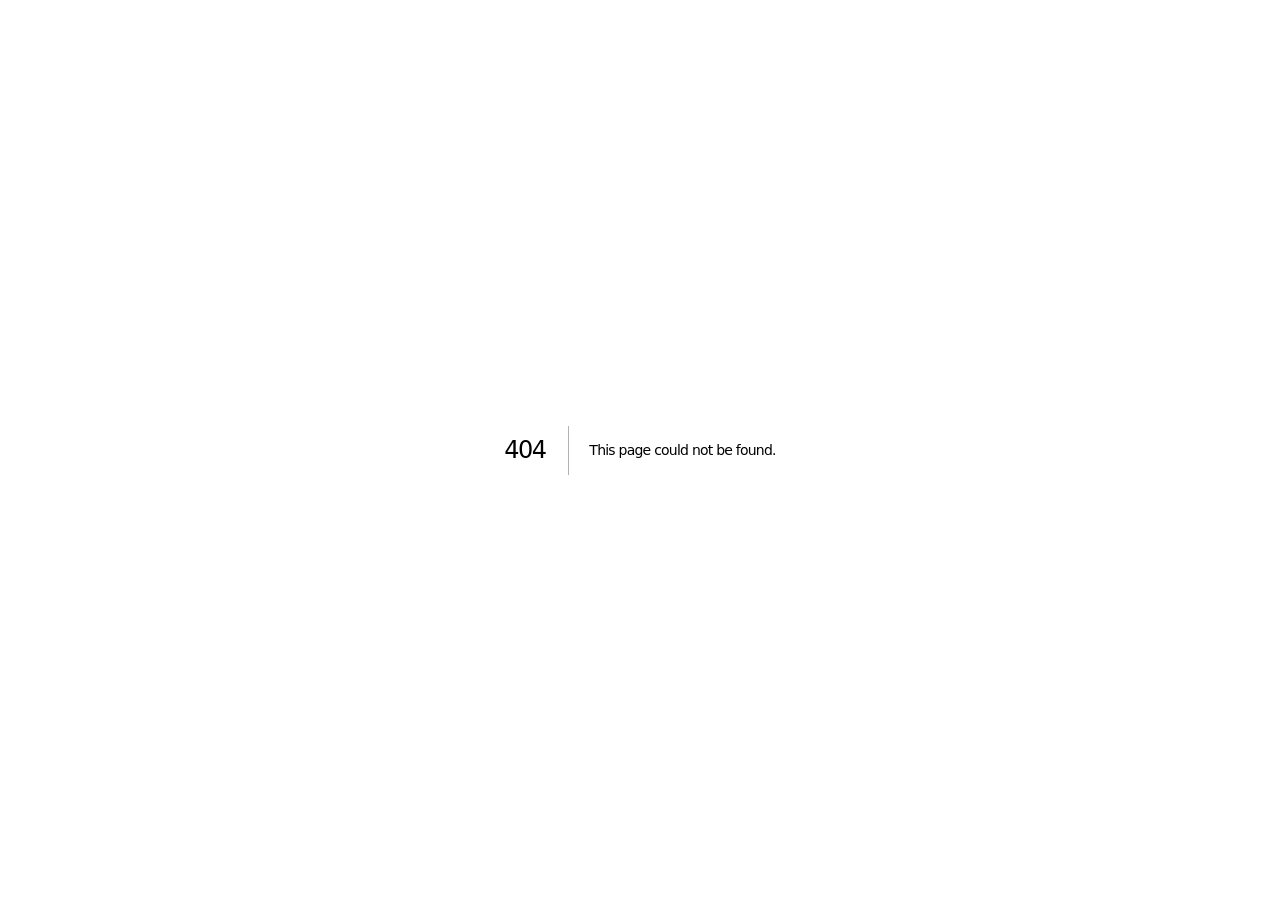
<file: 404/index.html>
<!DOCTYPE html><html lang="zh-CN"><head><meta charSet="utf-8"/><meta name="viewport" content="width=device-width, initial-scale=1"/><link rel="stylesheet" href="/_next/static/chunks/008qdnmzdui0x.css" data-precedence="next"/><link rel="preload" as="script" fetchPriority="low" href="/_next/static/chunks/12aruqaur5huj.js"/><script src="/_next/static/chunks/0_i_z5y45w3ww.js" async=""></script><script src="/_next/static/chunks/11pxbv08d7b0-.js" async=""></script><script src="/_next/static/chunks/turbopack-1mkxt1-dfdjpu.js" async=""></script><script src="/_next/static/chunks/3fntmmi971322.js" async="" crossorigin=""></script><meta name="robots" content="noindex"/><title>404: This page could not be found.</title><title>陈婉莹｜商业讲师与企业顾问</title><meta name="description" content="商业战略、组织管理与增长实践课程，为企业提供内训、主题演讲和定制工作坊。"/><script src="/_next/static/chunks/0cz1d0mv5g_q7.js" noModule=""></script></head><body><div hidden=""><!--$--><!--/$--></div><div style="font-family:system-ui,&quot;Segoe UI&quot;,Roboto,Helvetica,Arial,sans-serif,&quot;Apple Color Emoji&quot;,&quot;Segoe UI Emoji&quot;;height:100vh;text-align:center;display:flex;flex-direction:column;align-items:center;justify-content:center"><div><style>body{color:#000;background:#fff;margin:0}.next-error-h1{border-right:1px solid rgba(0,0,0,.3)}@media (prefers-color-scheme:dark){body{color:#fff;background:#000}.next-error-h1{border-right:1px solid rgba(255,255,255,.3)}}</style><h1 class="next-error-h1" style="display:inline-block;margin:0 20px 0 0;padding:0 23px 0 0;font-size:24px;font-weight:500;vertical-align:top;line-height:49px">404</h1><div style="display:inline-block"><h2 style="font-size:14px;font-weight:400;line-height:49px;margin:0">This page could not be found.</h2></div></div></div><!--$--><!--/$--><script src="/_next/static/chunks/12aruqaur5huj.js" id="_R_" async=""></script><script>(self.__next_f=self.__next_f||[]).push([0])</script><script>self.__next_f.push([1,"1:\"$Sreact.fragment\"\n2:I[39756,[\"/_next/static/chunks/3fntmmi971322.js\"],\"default\"]\n3:I[37457,[\"/_next/static/chunks/3fntmmi971322.js\"],\"default\"]\n4:I[97367,[\"/_next/static/chunks/3fntmmi971322.js\"],\"OutletBoundary\"]\n5:\"$Sreact.suspense\"\n8:I[97367,[\"/_next/static/chunks/3fntmmi971322.js\"],\"ViewportBoundary\"]\na:I[97367,[\"/_next/static/chunks/3fntmmi971322.js\"],\"MetadataBoundary\"]\nc:I[68027,[\"/_next/static/chunks/3fntmmi971322.js\"],\"default\",1]\n:HL[\"/_next/static/chunks/008qdnmzdui0x.css\",\"style\"]\n7:X\n"])</script><script>self.__next_f.push([1,"0:{\"P\":null,\"c\":[\"\",\"_not-found\",\"\"],\"q\":\"\",\"i\":false,\"f\":[[[\"\",{\"children\":[\"/_not-found\",{\"children\":[\"__PAGE__\",{},\"$undefined\",\"$undefined\",4608]},\"$undefined\",\"$undefined\",4608]},\"$undefined\",\"$undefined\",4624],[[\"$\",\"$1\",\"c\",{\"children\":[[[\"$\",\"link\",\"0\",{\"rel\":\"stylesheet\",\"href\":\"/_next/static/chunks/008qdnmzdui0x.css\",\"precedence\":\"next\",\"crossOrigin\":\"$undefined\",\"nonce\":\"$undefined\"}],[\"$\",\"script\",\"script-0\",{\"src\":\"/_next/static/chunks/3fntmmi971322.js\",\"async\":true,\"nonce\":\"$undefined\"}]],[\"$\",\"html\",null,{\"lang\":\"zh-CN\",\"children\":[\"$\",\"body\",null,{\"children\":[\"$\",\"$L2\",null,{\"parallelRouterKey\":\"children\",\"error\":\"$undefined\",\"errorStyles\":\"$undefined\",\"errorScripts\":\"$undefined\",\"template\":[\"$\",\"$L3\",null,{}],\"templateStyles\":\"$undefined\",\"templateScripts\":\"$undefined\",\"notFound\":[[[\"$\",\"title\",null,{\"children\":\"404: This page could not be found.\"}],[\"$\",\"div\",null,{\"style\":{\"fontFamily\":\"system-ui,\\\"Segoe UI\\\",Roboto,Helvetica,Arial,sans-serif,\\\"Apple Color Emoji\\\",\\\"Segoe UI Emoji\\\"\",\"height\":\"100vh\",\"textAlign\":\"center\",\"display\":\"flex\",\"flexDirection\":\"column\",\"alignItems\":\"center\",\"justifyContent\":\"center\"},\"children\":[\"$\",\"div\",null,{\"children\":[[\"$\",\"style\",null,{\"dangerouslySetInnerHTML\":{\"__html\":\"body{color:#000;background:#fff;margin:0}.next-error-h1{border-right:1px solid rgba(0,0,0,.3)}@media (prefers-color-scheme:dark){body{color:#fff;background:#000}.next-error-h1{border-right:1px solid rgba(255,255,255,.3)}}\"}}],[\"$\",\"h1\",null,{\"className\":\"next-error-h1\",\"style\":{\"display\":\"inline-block\",\"margin\":\"0 20px 0 0\",\"padding\":\"0 23px 0 0\",\"fontSize\":24,\"fontWeight\":500,\"verticalAlign\":\"top\",\"lineHeight\":\"49px\"},\"children\":404}],[\"$\",\"div\",null,{\"style\":{\"display\":\"inline-block\"},\"children\":[\"$\",\"h2\",null,{\"style\":{\"fontSize\":14,\"fontWeight\":400,\"lineHeight\":\"49px\",\"margin\":0},\"children\":\"This page could not be found.\"}]}]]}]}]],[]],\"forbidden\":\"$undefined\",\"unauthorized\":\"$undefined\"}]}]}]]}],{\"children\":[[\"$\",\"$1\",\"c\",{\"children\":[null,[\"$\",\"$L2\",null,{\"parallelRouterKey\":\"children\",\"error\":\"$undefined\",\"errorStyles\":\"$undefined\",\"errorScripts\":\"$undefined\",\"template\":[\"$\",\"$L3\",null,{}],\"templateStyles\":\"$undefined\",\"templateScripts\":\"$undefined\",\"notFound\":\"$undefined\",\"forbidden\":\"$undefined\",\"unauthorized\":\"$undefined\"}]]}],{\"children\":[[\"$\",\"$1\",\"c\",{\"children\":[[[\"$\",\"title\",null,{\"children\":\"404: This page could not be found.\"}],[\"$\",\"div\",null,{\"style\":\"$0:f:0:1:0:props:children:1:props:children:props:children:props:notFound:0:1:props:style\",\"children\":[\"$\",\"div\",null,{\"children\":[[\"$\",\"style\",null,{\"dangerouslySetInnerHTML\":{\"__html\":\"body{color:#000;background:#fff;margin:0}.next-error-h1{border-right:1px solid rgba(0,0,0,.3)}@media (prefers-color-scheme:dark){body{color:#fff;background:#000}.next-error-h1{border-right:1px solid rgba(255,255,255,.3)}}\"}}],[\"$\",\"h1\",null,{\"className\":\"next-error-h1\",\"style\":\"$0:f:0:1:0:props:children:1:props:children:props:children:props:notFound:0:1:props:children:props:children:1:props:style\",\"children\":404}],[\"$\",\"div\",null,{\"style\":\"$0:f:0:1:0:props:children:1:props:children:props:children:props:notFound:0:1:props:children:props:children:2:props:style\",\"children\":[\"$\",\"h2\",null,{\"style\":\"$0:f:0:1:0:props:children:1:props:children:props:children:props:notFound:0:1:props:children:props:children:2:props:children:props:style\",\"children\":\"This page could not be found.\"}]}]]}]}]],null,[\"$\",\"$L4\",null,{\"children\":[\"$\",\"$5\",null,{\"name\":\"Next.MetadataOutlet\",\"children\":\"$@6\"}]}]]}],{},null,false,null]},null,false,\"$7\"]},null,false,null],[\"$\",\"$1\",\"h\",{\"children\":[[\"$\",\"meta\",null,{\"name\":\"robots\",\"content\":\"noindex\"}],[\"$\",\"$L8\",null,{\"children\":\"$L9\"}],[\"$\",\"div\",null,{\"hidden\":true,\"children\":[\"$\",\"$La\",null,{\"children\":[\"$\",\"$5\",null,{\"name\":\"Next.Metadata\",\"children\":\"$Lb\"}]}]}],null]}],false]],\"m\":\"$undefined\",\"G\":[\"$c\",[[\"$\",\"link\",\"0\",{\"rel\":\"stylesheet\",\"href\":\"/_next/static/chunks/008qdnmzdui0x.css\",\"precedence\":\"next\",\"crossOrigin\":\"$undefined\",\"nonce\":\"$undefined\"}]]],\"S\":true,\"h\":null,\"r\":\"$undefined\",\"s\":\"$undefined\",\"a\":\"$undefined\",\"l\":\"$undefined\",\"p\":\"$undefined\",\"d\":\"$undefined\",\"b\":\"PRlnsNmxypy9J57UWxKHM\"}\n"])</script><script>self.__next_f.push([1,"7:C\n9:[[\"$\",\"meta\",\"0\",{\"charSet\":\"utf-8\"}],[\"$\",\"meta\",\"1\",{\"name\":\"viewport\",\"content\":\"width=device-width, initial-scale=1\"}]]\n"])</script><script>self.__next_f.push([1,"6:null\nb:[[\"$\",\"title\",\"0\",{\"children\":\"陈婉莹｜商业讲师与企业顾问\"}],[\"$\",\"meta\",\"1\",{\"name\":\"description\",\"content\":\"商业战略、组织管理与增长实践课程，为企业提供内训、主题演讲和定制工作坊。\"}]]\n"])</script></body></html>
</file>
<file: _next/static/chunks/008qdnmzdui0x.css>
:root{--ink:#17201c;--muted:#66706b;--paper:#f5f3ec;--card:#fffefa;--line:#d9ddd6;--accent:#cbff5b;--deep:#17352c}*{box-sizing:border-box}html{scroll-behavior:smooth}body{color:var(--ink);background:var(--paper);margin:0;font-family:Arial,PingFang SC,Microsoft YaHei,sans-serif}a{color:inherit;text-decoration:none}.section-shell{width:min(1180px,100% - 48px);margin-inline:auto}.site-header{border-bottom:1px solid var(--line);justify-content:space-between;align-items:center;width:min(1180px,100% - 48px);height:88px;margin:auto;display:flex}.brand{align-items:center;gap:11px;font-weight:700;display:flex}.brand-mark{width:34px;height:34px;color:var(--paper);background:var(--deep);border-radius:50%;place-items:center;display:grid}nav{align-items:center;gap:30px;font-size:14px;display:flex}nav a{transition:opacity .2s}nav a:hover{opacity:.58}.nav-cta{border:1px solid var(--ink);border-radius:99px;padding:11px 18px}.hero{grid-template-columns:1.2fr .72fr;align-items:start;column-gap:90px;min-height:740px;padding:105px 0 52px;display:grid}.eyebrow{letter-spacing:.17em;color:#577064;margin:0 0 26px;font-size:12px;font-weight:700}h1{letter-spacing:-.065em;max-width:760px;margin:0;font-size:clamp(52px,6.4vw,88px);font-weight:650;line-height:1.05}.hero-intro{max-width:650px;color:var(--muted);margin:32px 0 0;font-size:19px;line-height:1.85}.hero-actions{gap:12px;margin-top:36px;display:flex}.button{border-radius:4px;padding:14px 21px;font-size:14px;font-weight:700}.button-primary{color:#13261f;background:var(--accent)}.button-secondary{border:1px solid var(--ink)}.tag-list{flex-wrap:wrap;gap:8px;margin:34px 0 0;padding:0;list-style:none;display:flex}.tag-list li{border:1px solid var(--line);color:var(--muted);border-radius:99px;padding:8px 12px;font-size:12px}.portrait-card{min-height:440px;color:var(--paper);background:#dfe4df;flex-direction:column;justify-content:space-between;padding:24px;display:flex;position:relative;overflow:hidden}.portrait-card:after{content:"";z-index:1;background:linear-gradient(#0b1f191f 0%,#0b1f1900 42%,#0b1f19c2 100%);position:absolute;inset:0}.portrait-photo{z-index:0;object-fit:cover;object-position:center 18%}.portrait-topline,.portrait-caption{z-index:2;position:relative}.portrait-topline{letter-spacing:.16em;opacity:.82;justify-content:space-between;font-size:10px;display:flex}.portrait-card strong{font-size:25px}.portrait-card p{color:#dce4e0;margin:7px 0 0}.stats-grid{border-top:1px solid var(--line);grid-column:1/-1;grid-template-columns:repeat(3,1fr);margin-top:72px;display:grid}.stat{border-right:1px solid var(--line);align-items:baseline;gap:14px;padding:28px 0;display:flex}.stat:last-child{border-right:0;padding-left:28px}.stat:nth-child(2){padding-left:28px}.stat strong{font-size:30px}.stat span{color:var(--muted);font-size:13px}.about-section{padding-top:110px}.about-heading>p{max-width:420px}.about-grid{grid-template-columns:.72fr 1.28fr;align-items:start;gap:90px;display:grid}.about-highlight{min-height:360px;color:var(--paper);background:var(--deep);flex-direction:column;justify-content:flex-end;padding:42px;display:flex}.about-highlight strong{letter-spacing:-.055em;font-size:clamp(36px,4.4vw,58px);line-height:1.12}.about-highlight p{color:#bbc7c2;max-width:270px;margin:18px 0 0;line-height:1.75}.about-highlight .about-highlight-label{color:#a9bdb4;letter-spacing:.15em;margin:0 auto auto 0;font-size:11px;font-weight:700}.about-details{border-top:1px solid var(--ink)}.about-details article{border-bottom:1px solid var(--line);grid-template-columns:54px 1fr;gap:20px;padding:30px 0;display:grid}.about-index{color:#809087;font-family:Georgia,serif;font-style:italic}.about-details h3{margin:0;font-size:22px}.about-details p{color:var(--muted);margin:12px 0 0;line-height:1.85}.content-section{border-top:1px solid var(--line);padding:120px 0}.section-heading{justify-content:space-between;align-items:end;margin-bottom:54px;display:flex}.section-heading .eyebrow{margin-bottom:14px}h2{letter-spacing:-.055em;margin:0;font-size:clamp(40px,5vw,62px);line-height:1.05}.section-heading>p{max-width:360px;color:var(--muted);line-height:1.7}.course-list{border-top:1px solid var(--ink)}.course-card{border-bottom:1px solid var(--line);grid-template-columns:85px 1fr 320px;gap:25px;padding:38px 0;display:grid}.course-index{color:#809087;font-family:Georgia,serif;font-style:italic}.course-main h3,.case-content h3{letter-spacing:-.03em;margin:0;font-size:28px}.course-main>p{max-width:540px;color:var(--muted);margin:14px 0 0;line-height:1.75}.tag-list.compact{margin-top:20px}.course-meta{margin:0}.course-meta div{border-bottom:1px solid var(--line);margin-bottom:18px;padding:0 0 18px}.course-meta dt{color:var(--muted);margin-bottom:7px;font-size:11px}.course-meta dd{margin:0;font-size:14px}.case-grid{grid-template-columns:repeat(3,1fr);gap:18px;display:grid}.case-card{background:var(--card);border:1px solid var(--line)}.case-visual{background:#dfe4df;height:230px;position:relative;overflow:hidden}.case-visual:after{content:"";background:linear-gradient(#0000000a,#0000004d);position:absolute;inset:0}.case-visual img{object-fit:cover;transition:transform .5s}.case-card:hover .case-visual img{transform:scale(1.035)}.case-visual span{z-index:1;color:#fff;background:#000000ad;border-radius:99px;padding:8px 11px;font-size:11px;position:absolute;top:18px;left:18px}.case-content{padding:26px}.case-client{color:#607368;letter-spacing:.08em;margin:0 0 13px;font-size:11px}.case-content h3{min-height:58px;font-size:22px;line-height:1.35}.case-course{border-top:1px solid var(--line);min-height:114px;margin-top:22px;padding-top:18px}.case-course span{color:#607368;letter-spacing:.08em;margin-bottom:9px;font-size:11px;display:block}.case-course p{color:var(--muted);margin:0;font-size:14px;line-height:1.7}.contact-section{width:min(1180px,100% - 48px);color:var(--paper);background:var(--deep);grid-template-columns:1fr .85fr;gap:90px;margin-bottom:26px;padding:88px;display:grid}.eyebrow.light{color:#a9bdb4}.contact-panel{border-left:1px solid #ffffff2b;padding-left:54px}.contact-panel>p{color:#bbc7c2;margin:0 0 40px;line-height:1.75}.contact-panel dl{margin:0}.contact-panel dl div{border-bottom:1px solid #ffffff24;grid-template-columns:90px 1fr;padding:16px 0;display:grid}.contact-panel dt{color:#94a79f;font-size:12px}.contact-panel dd{margin:0}.footer{color:var(--muted);justify-content:space-between;padding:26px 0 40px;font-size:12px;display:flex}@media (max-width:820px){.section-shell,.site-header,.contact-section{width:min(100% - 32px,680px)}.site-header{height:72px}nav a:not(.nav-cta){display:none}.hero{grid-template-columns:1fr;gap:42px;min-height:auto;padding:72px 0 35px}h1{font-size:clamp(46px,13vw,68px)}.hero-intro{font-size:17px}.portrait-card{min-height:390px}.stats-grid{margin-top:15px}.stat{padding:22px 5px;display:block}.stat:nth-child(2),.stat:last-child{padding-left:16px}.stat strong,.stat span{display:block}.stat strong{margin-bottom:5px;font-size:24px}.content-section{padding:82px 0}.section-heading{margin-bottom:38px;display:block}.section-heading>p{margin-top:20px}.about-grid{grid-template-columns:1fr;gap:36px}.about-highlight{min-height:310px}.course-card{grid-template-columns:42px 1fr}.course-meta{grid-column:2;grid-template-columns:1fr 1fr;gap:20px;display:grid}.case-grid{grid-template-columns:1fr}.case-content h3,.case-course{min-height:auto}.contact-section{grid-template-columns:1fr;gap:48px;padding:58px 28px}.contact-panel{border:0;padding:0}}@media (max-width:520px){.hero-actions{flex-direction:column}.button{text-align:center}.stats-grid{grid-template-columns:1fr}.stat,.stat:nth-child(2),.stat:last-child{border-right:0;border-bottom:1px solid var(--line);padding:16px 0}.stat strong,.stat span{display:inline}.stat strong{margin-right:10px}.course-card{grid-template-columns:1fr}.course-index{display:none}.course-meta{grid-column:1}.footer{display:block}.footer span{margin-bottom:7px;display:block}}
</file>
